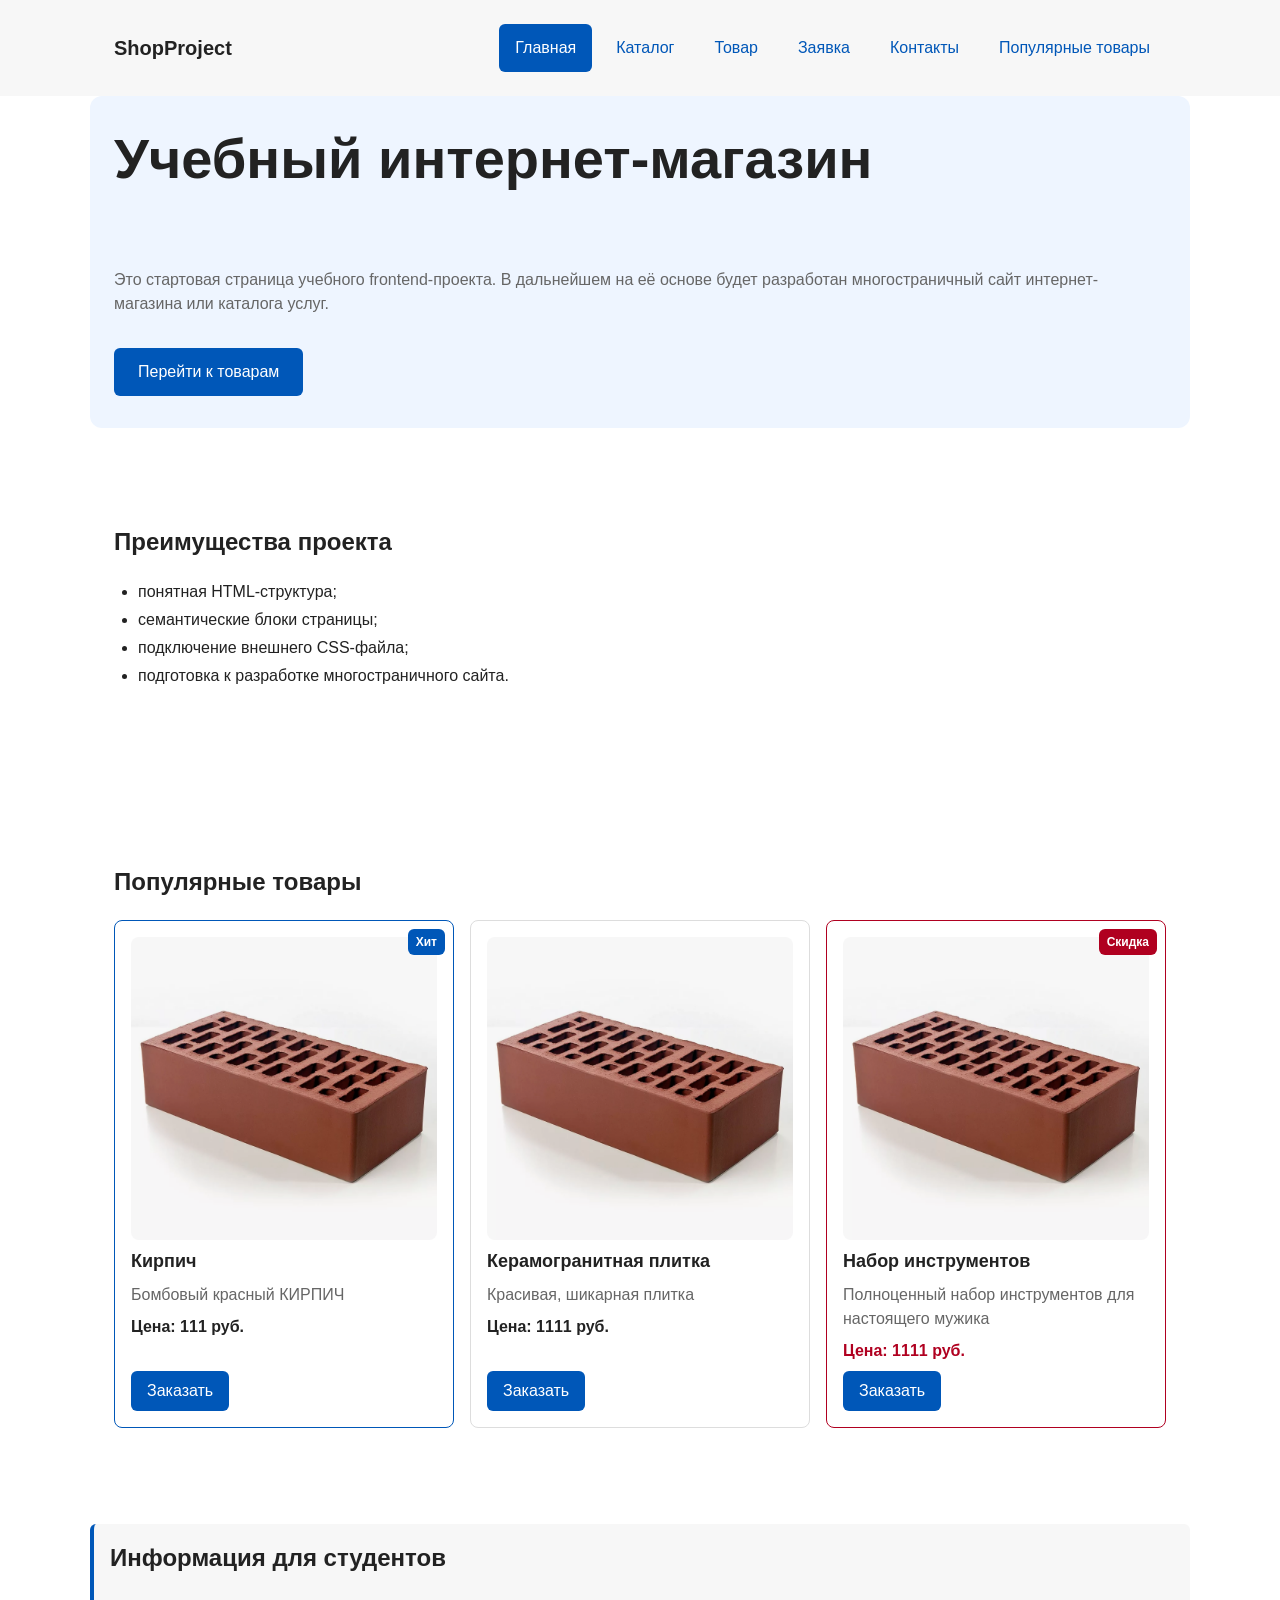
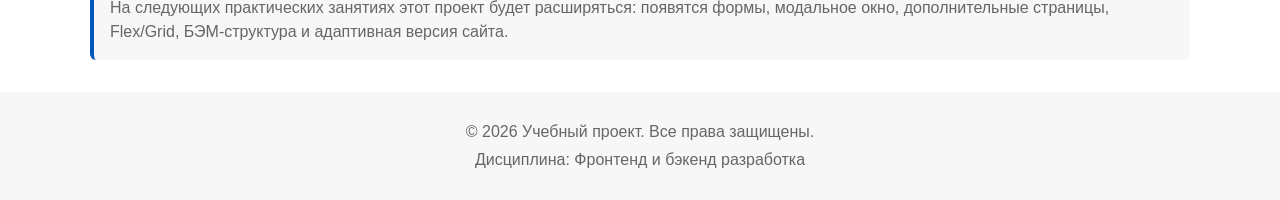
<file: index.html>
<!DOCTYPE html>
<html lang="ru">

<head>
  <meta charset="UTF-8">
  <meta name="viewport" content="width=device-width, initial-scale=1.0">
  <meta name="description" content="Учебный интернет-магазин: главная страница с популярными товарами.">
  <title>Учебный интернет-магазин — Главная</title>
  <link rel="stylesheet" href="css/style.css">
  <link rel="stylesheet" href="css/responsive.css">
  <script src="js/main.js" defer></script>
</head>

<body>
  <a class="skip-link" href="#main">Перейти к основному содержимому</a>

  <header class="site-header">
    <div class="site-header__inner">
      <a class="site-header__logo" href="index.html">ShopProject</a>

      <nav class="site-nav" aria-label="Основная навигация">
        <ul class="site-nav__list">
          <li class="site-nav__item">
            <a class="site-nav__link site-nav__link--active" href="index.html">Главная</a>
          </li>
          <li class="site-nav__item">
            <a class="site-nav__link" href="catalog.html">Каталог</a>
          </li>
          <li class="site-nav__item">
            <a class="site-nav__link" href="product.html">Товар</a>
          </li>
          <li class="site-nav__item">
            <a class="site-nav__link" href="order.html">Заявка</a>
          </li>
          <li class="site-nav__item">
            <a class="site-nav__link" href="contacts.html">Контакты</a>
          </li>
          <li class="site-nav__item">
            <a class="site-nav__link" href="#popular">Популярные товары</a>
          </li>
        </ul>
      </nav>
    </div>
  </header>

  <main id="main" class="main">
    <section class="hero">
      <div class="hero__content">
        <h1 class="hero__title">Учебный интернет-магазин</h1>
        <p class="hero__text">
          Это стартовая страница учебного frontend-проекта.
          В дальнейшем на её основе будет разработан многостраничный сайт
          интернет-магазина или каталога услуг.
        </p>
        <a class="button button--primary" href="#popular">Перейти к товарам</a>
      </div>
    </section>

    <section class="section" id="advantages">
      <h2 class="section__title">Преимущества проекта</h2>
      <ul class="advantages-list">
        <li class="advantages-list__item">понятная HTML-структура;</li>
        <li class="advantages-list__item">семантические блоки страницы;</li>
        <li class="advantages-list__item">подключение внешнего CSS-файла;</li>
        <li class="advantages-list__item">подготовка к разработке многостраничного сайта.</li>
      </ul>
    </section>

    <section class="section" id="popular">
      <h2 class="section__title">Популярные товары</h2>

      <div class="products-grid">
        <article class="product-card product-card--featured">
          <span class="product-card__badge">Хит</span>
          <img src="img/tovar1.png" srcset="img/tovar1.png 480w,
          img/tovar1.png 640w,
          img/tovar1.png 960w" sizes="(max-width: 639px) 100vw,
         (max-width: 1023px) 50vw,
         33vw" alt="Товар 1" width="640" height="480" loading="lazy" class="product-card__image">
          <h3 class="product-card__title">Кирпич</h3>
          <p class="product-card__description">Бомбовый красный КИРПИЧ</p>
          <p class="product-card__price">Цена: 111 руб.</p>
          <button class="button button--primary product-card__button" type="button" data-product="Оконная рама">
            Заказать
          </button>
        </article>

        <article class="product-card">
          <img src="img/tovar2.png" srcset="img/tovar1.png 480w,
          img/tovar2.png 640w,
          img/tovar2.png 960w" sizes="(max-width: 639px) 100vw,
         (max-width: 1023px) 50vw,
         33vw" alt="Товар 2" width="640" height="480" loading="lazy" class="product-card__image">
          <h3 class="product-card__title">Керамогранитная плитка</h3>
          <p class="product-card__description">Красивая, шикарная плитка</p>
          <p class="product-card__price">Цена: 1111 руб.</p>
          <button class="button button--primary product-card__button" type="button" data-product="Мансардное окно">
            Заказать
          </button>
        </article>

        <article class="product-card product-card--discount">
          <span class="product-card__badge product-card__badge--sale">Скидка</span>
          <img src="img/tovar3.jpg" srcset="img/tovar1.png 480w,
          img/tovar3.jpg 640w,
          img/tovar3.jpg 960w" sizes="(max-width: 639px) 100vw,
         (max-width: 1023px) 50vw,
         33vw" alt="Товар 3" width="640" height="480" loading="lazy" class="product-card__image">
          <h3 class="product-card__title">Набор инструментов</h3>
          <p class="product-card__description">Полноценный набор инструментов для настоящего мужика</p>
          <p class="product-card__price">Цена: 1111 руб.</p>
          <button class="button button--primary product-card__button" type="button" data-product="Жалюзи">
            Заказать
          </button>
        </article>
      </div>
    </section>

    <aside class="aside-info">
      <h2 class="aside-info__title">Информация для студентов</h2>
      <p class="aside-info__text">
        На следующих практических занятиях этот проект будет расширяться:
        появятся формы, модальное окно, дополнительные страницы, Flex/Grid,
        БЭМ-структура и адаптивная версия сайта.
      </p>
    </aside>
  </main>

  <footer class="site-footer" id="contacts">
    <p class="site-footer__text">&copy; 2026 Учебный проект. Все права защищены.</p>
    <p class="site-footer__text">Дисциплина: Фронтенд и бэкенд разработка</p>
  </footer>

  <button class="to-top" id="to-top" type="button" aria-label="Наверх">↑</button>

  <dialog class="order-dialog" id="order-dialog" aria-labelledby="order-dialog-title">
    <h2 class="order-dialog__title" id="order-dialog-title">Оформление заявки</h2>

    <form class="order-form" id="order-form" action="#" method="post" novalidate>
      <input id="selected-product" name="selected-product" type="hidden">

      <div class="order-form__field">
        <label class="order-form__label" for="order-name">Имя</label>
        <input class="order-form__input" id="order-name" name="name" type="text" placeholder="Введите ваше имя"
          minlength="2" autocomplete="given-name" required>
      </div>

      <div class="order-form__field">
        <label class="order-form__label" for="order-email">E-mail</label>
        <input class="order-form__input" id="order-email" name="email" type="email" placeholder="example@mail.ru"
          autocomplete="email" required>
      </div>

      <div class="order-form__field">
        <label class="order-form__label" for="order-phone">Телефон</label>
        <input class="order-form__input" id="order-phone" name="phone" type="tel" inputmode="tel"
          placeholder="+7 (900) 000-00-00" pattern="^\+7 \(\d{3}\) \d{3}-\d{2}-\d{2}$" required>
        <small class="order-form__hint">Формат: +7 (900) 000-00-00</small>
      </div>

      <div class="order-form__field">
        <label class="order-form__label" for="order-date">Дата связи</label>
        <input class="order-form__input" id="order-date" name="date" type="date">
      </div>

      <div class="order-form__field">
        <label class="order-form__label" for="order-topic">Тема заявки</label>
        <select class="order-form__select" id="order-topic" name="topic" required>
          <option value="">Выберите тему</option>
          <option value="product">Заказ товара</option>
          <option value="consultation">Консультация</option>
          <option value="delivery">Доставка</option>
        </select>
      </div>

      <div class="order-form__field">
        <label class="order-form__label" for="order-comment">Комментарий</label>
        <textarea class="order-form__textarea" id="order-comment" name="comment" rows="4"
          placeholder="Укажите дополнительную информацию"></textarea>
      </div>

      <div class="order-form__field order-form__field--checkbox">
        <label class="order-form__label order-form__label--checkbox">
          <input class="order-form__checkbox" id="order-agreement" name="agreement" type="checkbox" required>
          Я согласен на обработку данных
        </label>
      </div>

      <div class="order-form__actions">
        <button class="button button--secondary" type="button" id="close-order-dialog">Закрыть</button>
        <button class="button button--primary" type="submit">Отправить заявку</button>
      </div>
    </form>
  </dialog>

  <p class="success-message" id="success-message" hidden>Форма успешно отправлена!</p>

</body>

</html>
</file>
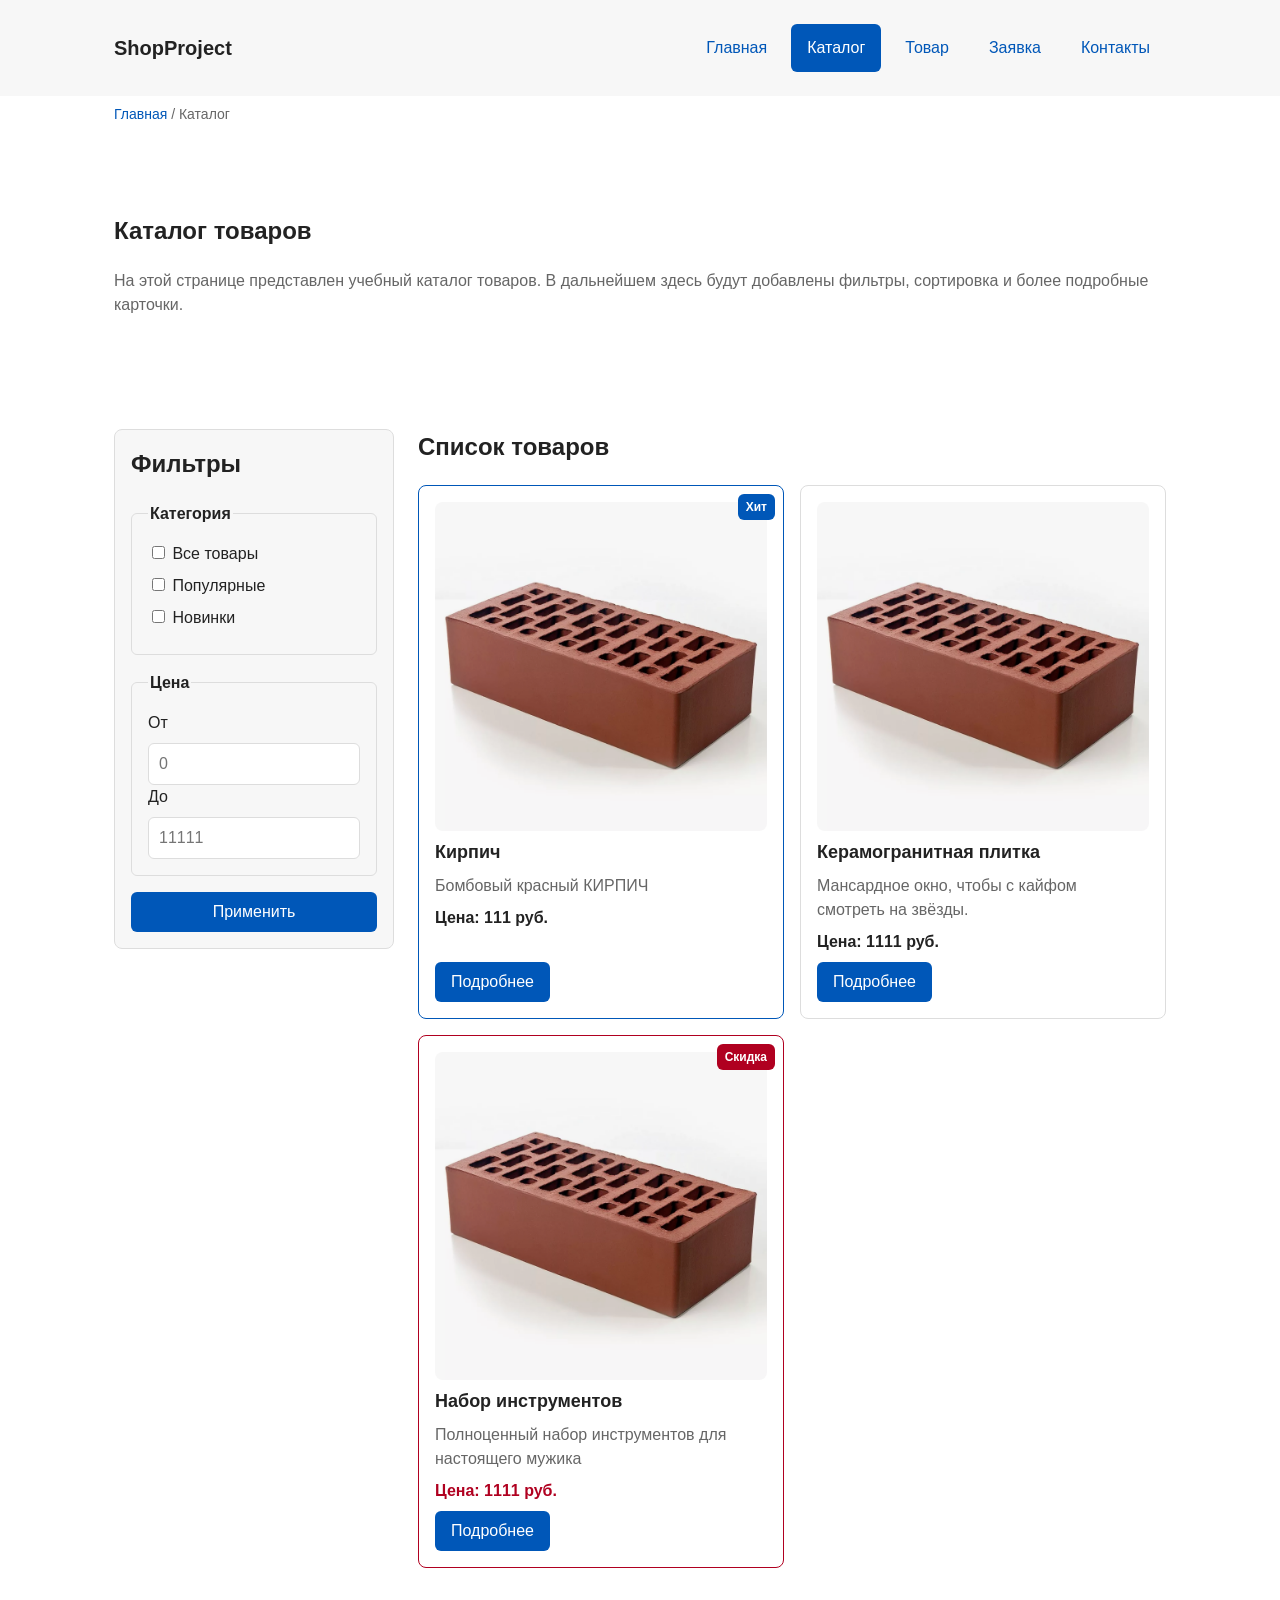
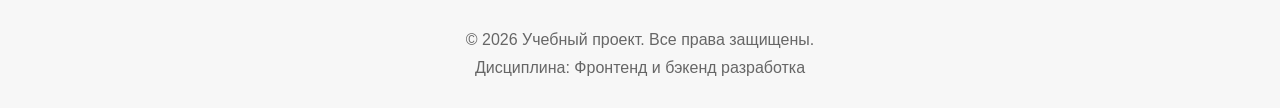
<file: catalog.html>
<!DOCTYPE html>
<html lang="ru">
<head>
  <meta charset="UTF-8">
  <meta name="viewport" content="width=device-width, initial-scale=1.0">
  <meta name="description" content="Каталог товаров учебного интернет-магазина.">
  <title>Каталог товаров — Учебный интернет-магазин</title>
  <link rel="stylesheet" href="css/style.css">
  <link rel="stylesheet" href="css/responsive.css">
</head>
<body>
  <a class="skip-link" href="#main">Перейти к основному содержимому</a>

  <header class="site-header">
    <div class="site-header__inner">
      <a class="site-header__logo" href="index.html">ShopProject</a>
      <nav class="site-nav" aria-label="Основная навигация">
        <ul class="site-nav__list">
          <li class="site-nav__item"><a class="site-nav__link" href="index.html">Главная</a></li>
          <li class="site-nav__item"><a class="site-nav__link site-nav__link--active" href="catalog.html">Каталог</a></li>
          <li class="site-nav__item"><a class="site-nav__link" href="product.html">Товар</a></li>
          <li class="site-nav__item"><a class="site-nav__link" href="order.html">Заявка</a></li>
          <li class="site-nav__item"><a class="site-nav__link" href="contacts.html">Контакты</a></li>
        </ul>
      </nav>
    </div>
  </header>

  <main id="main" class="main">
    <nav class="breadcrumbs" aria-label="Хлебные крошки">
      <a class="breadcrumbs__link" href="index.html">Главная</a>
      <span class="breadcrumbs__current">Каталог</span>
    </nav>

    <section class="section">
      <h1 class="section__title">Каталог товаров</h1>
      <p class="section__text">
        На этой странице представлен учебный каталог товаров.
        В дальнейшем здесь будут добавлены фильтры, сортировка и более
        подробные карточки.
      </p>
    </section>

    <section class="catalog-layout">
      <aside class="catalog-filters">
        <h2 class="catalog-filters__title">Фильтры</h2>

        <form class="filters-form" action="#" method="get">
          <fieldset class="filters-form__group">
            <legend class="filters-form__legend">Категория</legend>

            <label class="filters-form__label">
              <input type="checkbox" name="category" value="all"> Все товары
            </label>
            <label class="filters-form__label">
              <input type="checkbox" name="category" value="popular"> Популярные
            </label>
            <label class="filters-form__label">
              <input type="checkbox" name="category" value="new"> Новинки
            </label>
          </fieldset>

          <fieldset class="filters-form__group">
            <legend class="filters-form__legend">Цена</legend>
            <label class="filters-form__label" for="price-from">От</label>
            <input class="filters-form__input" id="price-from" name="price-from" type="number" min="0" placeholder="0">
            <label class="filters-form__label" for="price-to">До</label>
            <input class="filters-form__input" id="price-to" name="price-to" type="number" min="0" placeholder="11111">
          </fieldset>

          <button class="button button--primary" type="submit">Применить</button>
        </form>
      </aside>

      <section class="catalog-products">
        <h2 class="section__title">Список товаров</h2>

        <div class="products-grid">
          <article class="product-card product-card--featured">
            <span class="product-card__badge">Хит</span>
            <img src="img/tovar1.png" srcset="img/tovar1.png 480w,
          img/tovar1.png 640w,
          img/tovar1.png 960w" sizes="(max-width: 639px) 100vw,
         (max-width: 1023px) 50vw,
         33vw" alt="Товар 1" width="640" height="480" loading="lazy" class="product-card__image">
            <h3 class="product-card__title">Кирпич</h3>
            <p class="product-card__description">Бомбовый красный КИРПИЧ</p>
            <p class="product-card__price">Цена: 111 руб.</p>
            <a class="button button--primary product-card__button" href="product.html">Подробнее</a>
          </article>

          <article class="product-card">
            <img src="img/tovar2.png" srcset="img/tovar1.png 480w,
          img/tovar2.png 640w,
          img/tovar2.png 960w" sizes="(max-width: 639px) 100vw,
         (max-width: 1023px) 50vw,
         33vw" alt="Товар 2" width="640" height="480" loading="lazy" class="product-card__image">
            <h3 class="product-card__title">Керамогранитная плитка</h3>
            <p class="product-card__description">Мансардное окно, чтобы с кайфом смотреть на звёзды.</p>
            <p class="product-card__price">Цена: 1111 руб.</p>
            <a class="button button--primary product-card__button" href="product.html">Подробнее</a>
          </article>

          <article class="product-card product-card--discount">
            <span class="product-card__badge product-card__badge--sale">Скидка</span>
            <img src="img/tovar3.jpg" srcset="img/tovar1.png 480w,
          img/tovar3.jpg 640w,
          img/tovar3.jpg 960w" sizes="(max-width: 639px) 100vw,
         (max-width: 1023px) 50vw,
         33vw" alt="Товар 3" width="640" height="480" loading="lazy" class="product-card__image">
            <h3 class="product-card__title">Набор инструментов</h3>
            <p class="product-card__description">Полноценный набор инструментов для настоящего мужика</p>
            <p class="product-card__price">Цена: 1111 руб.</p>
            <a class="button button--primary product-card__button" href="product.html">Подробнее</a>
          </article>
        </div>
      </section>
    </section>
  </main>

  <footer class="site-footer">
    <p class="site-footer__text">&copy; 2026 Учебный проект. Все права защищены.</p>
    <p class="site-footer__text">Дисциплина: Фронтенд и бэкенд разработка</p>
  </footer>

  <button class="to-top" id="to-top" type="button" aria-label="Наверх">↑</button>

</body>
</html>
</file>
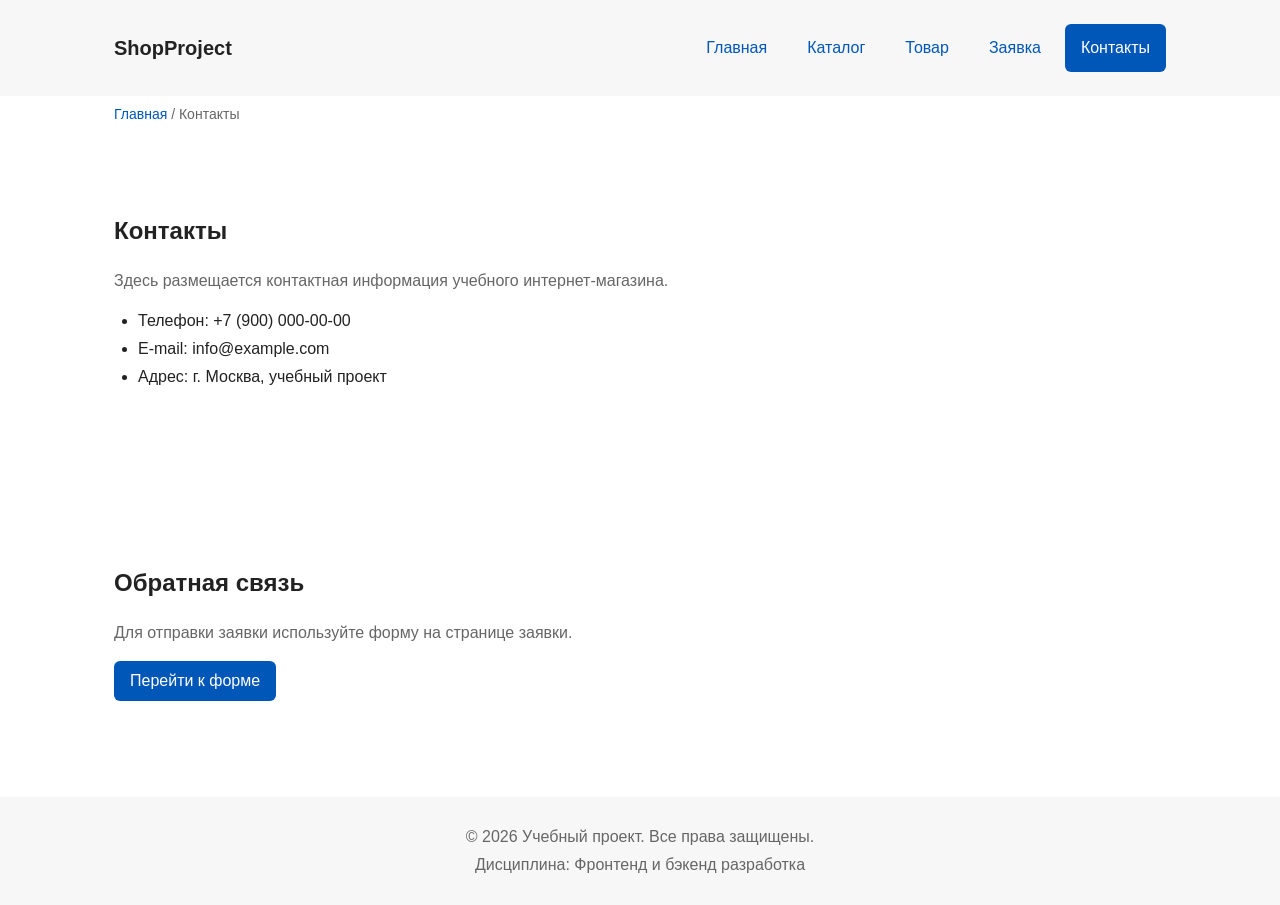
<file: contacts.html>
<!DOCTYPE html>
<html lang="ru">
<head>
  <meta charset="UTF-8">
  <meta name="viewport" content="width=device-width, initial-scale=1.0">
  <meta name="description" content="Контактная информация учебного интернет-магазина.">
  <title>Контакты — Учебный интернет-магазин</title>
  <link rel="stylesheet" href="css/style.css">
  <link rel="stylesheet" href="css/responsive.css">
</head>
<body>
  <a class="skip-link" href="#main">Перейти к основному содержимому</a>

  <header class="site-header">
    <div class="site-header__inner">
      <a class="site-header__logo" href="index.html">ShopProject</a>

      <nav class="site-nav" aria-label="Основная навигация">
        <ul class="site-nav__list">
          <li class="site-nav__item"><a class="site-nav__link" href="index.html">Главная</a></li>
          <li class="site-nav__item"><a class="site-nav__link" href="catalog.html">Каталог</a></li>
          <li class="site-nav__item"><a class="site-nav__link" href="product.html">Товар</a></li>
          <li class="site-nav__item"><a class="site-nav__link" href="order.html">Заявка</a></li>
          <li class="site-nav__item"><a class="site-nav__link site-nav__link--active" href="contacts.html">Контакты</a></li>
        </ul>
      </nav>
    </div>
  </header>

  <main id="main" class="main">
    <nav class="breadcrumbs" aria-label="Хлебные крошки">
      <a class="breadcrumbs__link" href="index.html">Главная</a>
      <span class="breadcrumbs__current">Контакты</span>
    </nav>

    <section class="section">
      <h1 class="section__title">Контакты</h1>
      <p class="section__text">Здесь размещается контактная информация учебного интернет-магазина.</p>

      <ul class="contacts-list">
        <li class="contacts-list__item">Телефон: +7 (900) 000-00-00</li>
        <li class="contacts-list__item">E-mail: info@example.com</li>
        <li class="contacts-list__item">Адрес: г. Москва, учебный проект</li>
      </ul>
    </section>

    <section class="section" id="feedback">
      <h2 class="section__title">Обратная связь</h2>
      <p class="section__text">Для отправки заявки используйте форму на странице заявки.</p>
      <a class="button button--primary" href="order.html">Перейти к форме</a>
    </section>
  </main>

  <footer class="site-footer">
    <p class="site-footer__text">&copy; 2026 Учебный проект. Все права защищены.</p>
    <p class="site-footer__text">Дисциплина: Фронтенд и бэкенд разработка</p>
  </footer>

  <button class="to-top" id="to-top" type="button" aria-label="Наверх">↑</button>

</body>
</html>
</file>
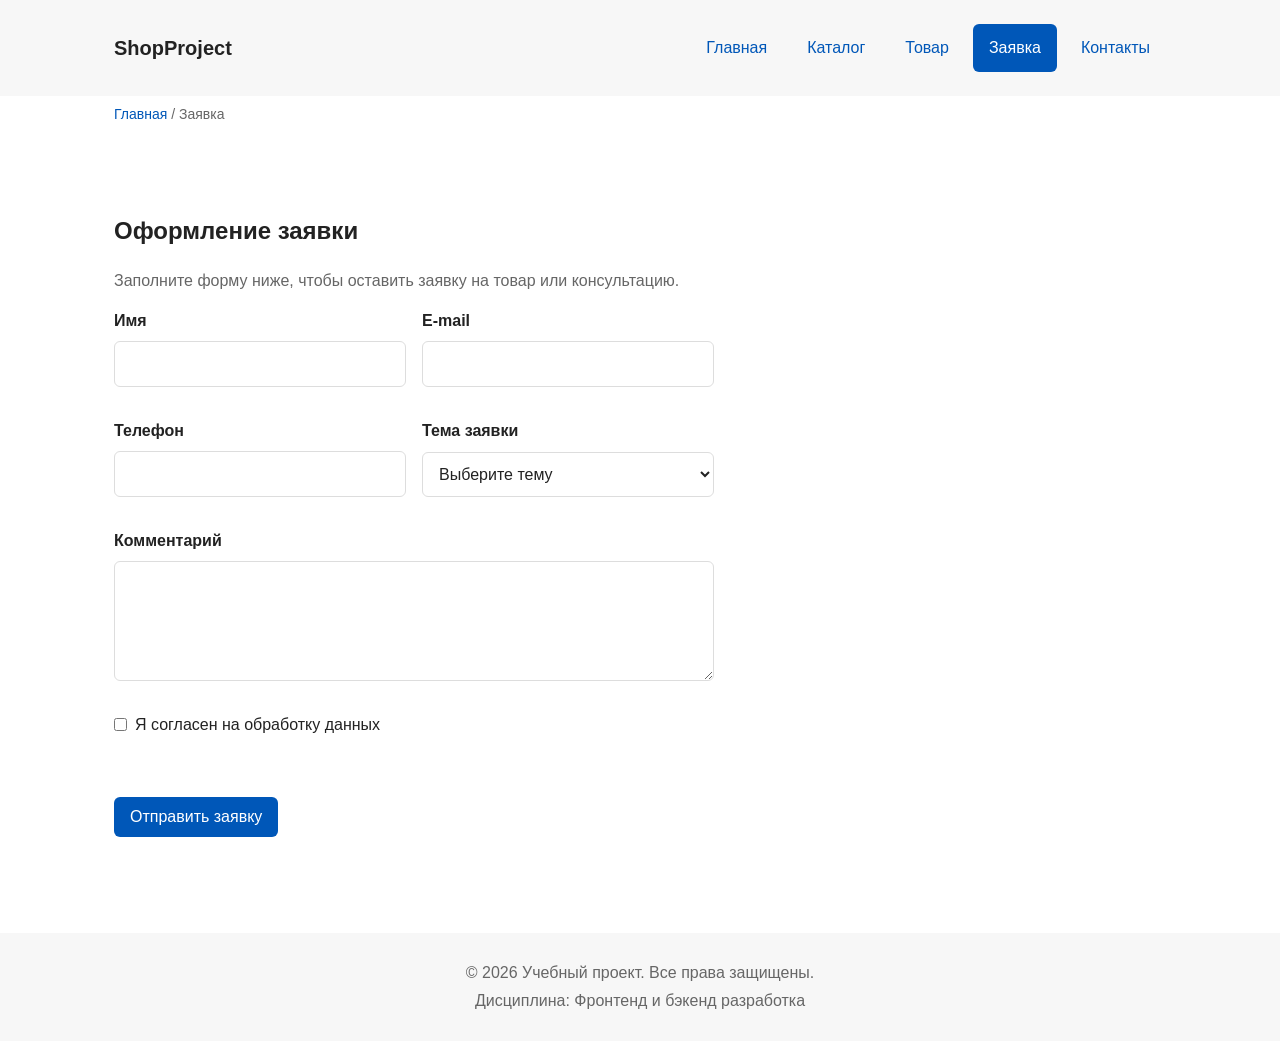
<file: order.html>
<!DOCTYPE html>
<html lang="ru">
<head>
  <meta charset="UTF-8">
  <meta name="viewport" content="width=device-width, initial-scale=1.0">
  <meta name="description" content="Оформление заявки в учебном интернет-магазине.">
  <title>Оформление заявки — Учебный интернет-магазин</title>
  <link rel="stylesheet" href="css/style.css">
  <link rel="stylesheet" href="css/responsive.css">
  <script src="js/main.js" defer></script>
</head>
<body>
  <a class="skip-link" href="#main">Перейти к основному содержимому</a>

  <header class="site-header">
    <div class="site-header__inner">
      <a class="site-header__logo" href="index.html">ShopProject</a>

      <nav class="site-nav" aria-label="Основная навигация">
        <ul class="site-nav__list">
          <li class="site-nav__item"><a class="site-nav__link" href="index.html">Главная</a></li>
          <li class="site-nav__item"><a class="site-nav__link" href="catalog.html">Каталог</a></li>
          <li class="site-nav__item"><a class="site-nav__link" href="product.html">Товар</a></li>
          <li class="site-nav__item"><a class="site-nav__link site-nav__link--active" href="order.html">Заявка</a></li>
          <li class="site-nav__item"><a class="site-nav__link" href="contacts.html">Контакты</a></li>
        </ul>
      </nav>
    </div>
  </header>

  <main id="main" class="main">
    <nav class="breadcrumbs" aria-label="Хлебные крошки">
      <a class="breadcrumbs__link" href="index.html">Главная</a>
      <span class="breadcrumbs__current">Заявка</span>
    </nav>

    <section class="section">
      <h1 class="section__title">Оформление заявки</h1>
      <p class="section__text">
        Заполните форму ниже, чтобы оставить заявку на товар или консультацию.
      </p>

      <form class="order-form order-form--page" id="order-form-page" action="#" method="post" novalidate>
        <div class="order-form__field">
          <label class="order-form__label" for="order-name-page">Имя</label>
          <input class="order-form__input" id="order-name-page" name="name" type="text" required>
        </div>

        <div class="order-form__field">
          <label class="order-form__label" for="order-email-page">E-mail</label>
          <input class="order-form__input" id="order-email-page" name="email" type="email" required>
        </div>

        <div class="order-form__field">
          <label class="order-form__label" for="order-phone-page">Телефон</label>
          <input class="order-form__input" id="order-phone-page" name="phone" type="tel" required>
        </div>

        <div class="order-form__field">
          <label class="order-form__label" for="order-topic-page">Тема заявки</label>
          <select class="order-form__select" id="order-topic-page" name="topic" required>
            <option value="">Выберите тему</option>
            <option value="product">Заказ товара</option>
            <option value="consultation">Консультация</option>
            <option value="delivery">Доставка</option>
          </select>
        </div>

        <div class="order-form__field">
          <label class="order-form__label" for="order-comment-page">Комментарий</label>
          <textarea class="order-form__textarea" id="order-comment-page" name="comment" rows="4"></textarea>
        </div>

        <div class="order-form__field order-form__field--checkbox">
          <label class="order-form__label order-form__label--checkbox">
            <input class="order-form__checkbox" type="checkbox" name="agreement" required>
            Я согласен на обработку данных
          </label>
        </div>

        <div class="order-form__actions">
          <button class="button button--primary" type="submit">Отправить заявку</button>
        </div>
      </form>

      <p class="success-message" id="success-message-page" hidden>Форма успешно отправлена!</p>
    </section>
  </main>

  <footer class="site-footer">
    <p class="site-footer__text">&copy; 2026 Учебный проект. Все права защищены.</p>
    <p class="site-footer__text">Дисциплина: Фронтенд и бэкенд разработка</p>
  </footer>

  <button class="to-top" id="to-top" type="button" aria-label="Наверх">↑</button>

</body>
</html>
</file>
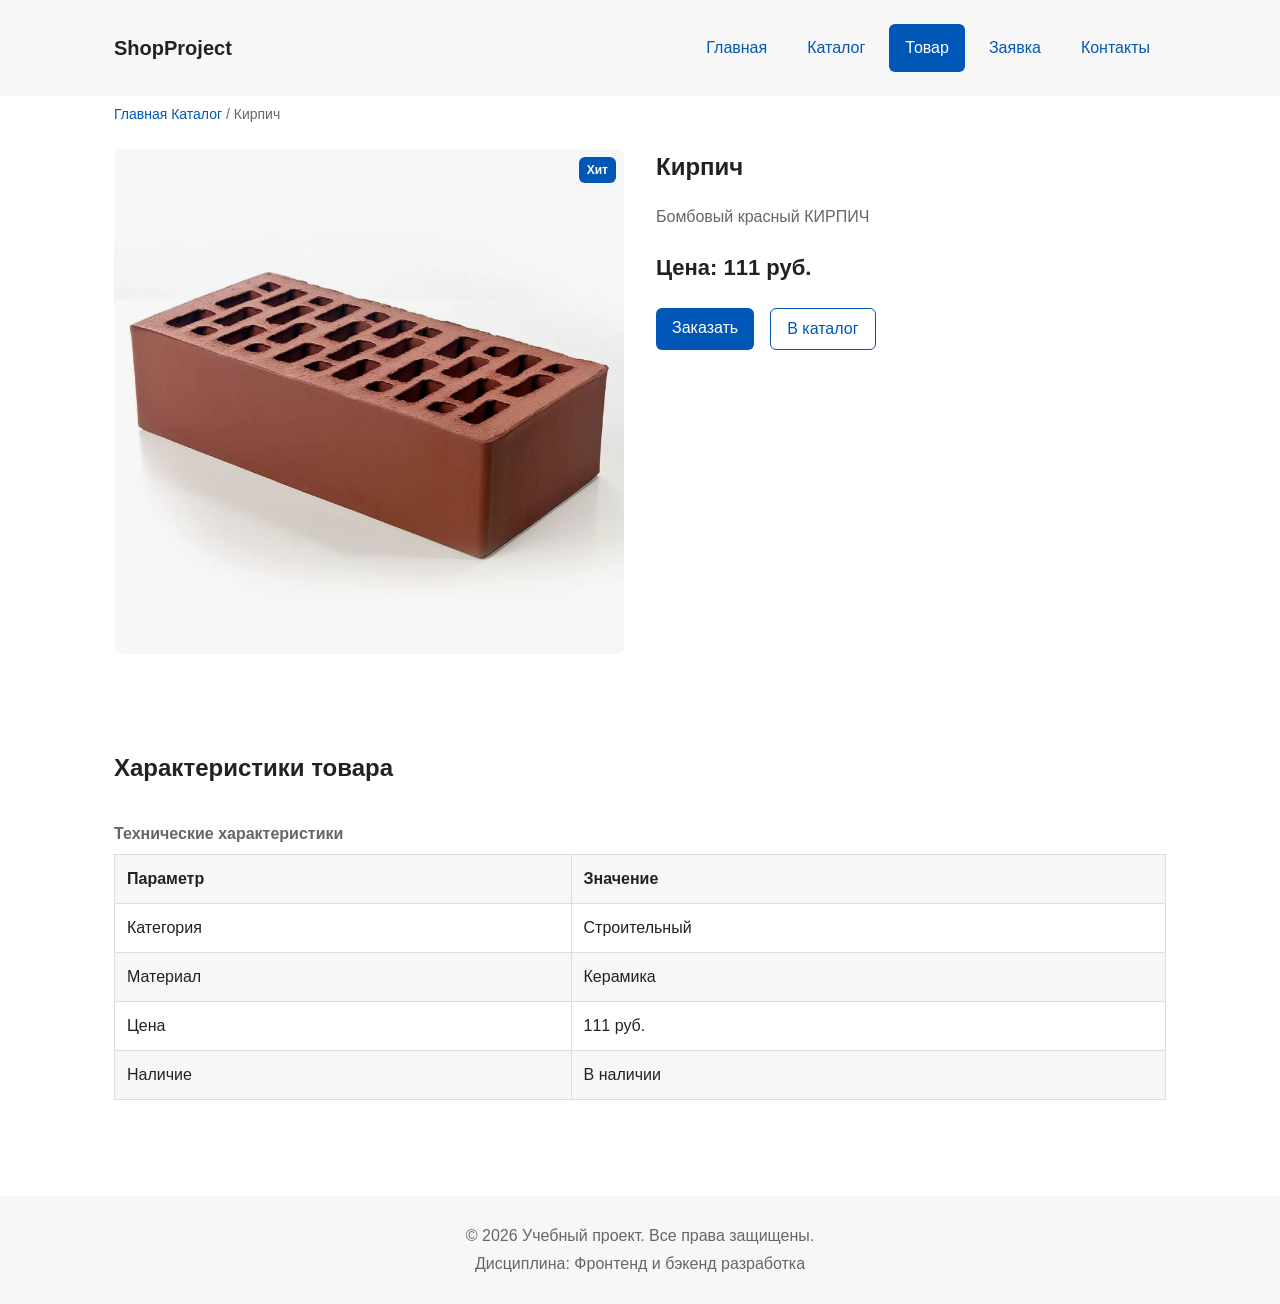
<file: product.html>
<!DOCTYPE html>
<html lang="ru">
<head>
  <meta charset="UTF-8">
  <meta name="viewport" content="width=device-width, initial-scale=1.0">
  <meta name="description" content="Карточка товара: характеристики, цена, заказ.">
  <title>Кирпич — Учебный интернет-магазин</title>
  <link rel="stylesheet" href="css/style.css">
  <link rel="stylesheet" href="css/responsive.css">
  <script src="js/main.js" defer></script>
</head>
<body>
  <a class="skip-link" href="#main">Перейти к основному содержимому</a>


  <header class="site-header">
    <div class="site-header__inner">
      <a class="site-header__logo" href="index.html">ShopProject</a>

      <nav class="site-nav" aria-label="Основная навигация">
        <ul class="site-nav__list">
          <li class="site-nav__item"><a class="site-nav__link" href="index.html">Главная</a></li>
          <li class="site-nav__item"><a class="site-nav__link" href="catalog.html">Каталог</a></li>
          <li class="site-nav__item"><a class="site-nav__link site-nav__link--active" href="product.html">Товар</a></li>
          <li class="site-nav__item"><a class="site-nav__link" href="order.html">Заявка</a></li>
          <li class="site-nav__item"><a class="site-nav__link" href="contacts.html">Контакты</a></li>
        </ul>
      </nav>
    </div>
  </header>

  <main id="main" class="main">
    <nav class="breadcrumbs" aria-label="Хлебные крошки">
      <a class="breadcrumbs__link" href="index.html">Главная</a>
      <a class="breadcrumbs__link" href="catalog.html">Каталог</a>
      <span class="breadcrumbs__current">Кирпич</span>
    </nav>

    <section class="product-detail">
      <div class="product-detail__media">
        <span class="product-card__badge">Хит</span>
        <img src="img/tovar1.png" srcset="img/tovar1.png 480w,
          img/tovar1.png 640w,
          img/tovar1.png 960w" sizes="(max-width: 639px) 100vw,
         (max-width: 1023px) 50vw,
         33vw" alt="Товар 1" width="640" height="480" loading="lazy" class="product-card__image">
      </div>

      <div class="product-detail__info">
        <h1 class="product-detail__title">Кирпич</h1>
        <p class="product-detail__description">
          Бомбовый красный КИРПИЧ
        </p>
        <p class="product-detail__price">Цена: 111 руб.</p>

        <div class="product-detail__actions">
          <a class="button button--primary" href="order.html">Заказать</a>
          <a class="button button--secondary" href="catalog.html">В каталог</a>
        </div>
      </div>
    </section>

    <section class="section">
      <h2 class="section__title">Характеристики товара</h2>
      <div class="table-wrapper">
        <table class="product-table">
          <caption class="product-table__caption">Технические характеристики</caption>
          <thead class="product-table__head">
            <tr>
              <th class="product-table__th">Параметр</th>
              <th class="product-table__th">Значение</th>
            </tr>
          </thead>
          <tbody class="product-table__body">
            <tr class="product-table__row">
              <td class="product-table__td">Категория</td>
              <td class="product-table__td">Строительный</td>
            </tr>
            <tr class="product-table__row">
              <td class="product-table__td">Материал</td>
              <td class="product-table__td">Керамика</td>
            </tr>
            <tr class="product-table__row">
              <td class="product-table__td">Цена</td>
              <td class="product-table__td">111 руб.</td>
            </tr>
            <tr class="product-table__row">
              <td class="product-table__td">Наличие</td>
              <td class="product-table__td">В наличии</td>
            </tr>
          </tbody>
        </table>
      </div>
    </section>
  </main>

  <footer class="site-footer">
    <p class="site-footer__text">&copy; 2026 Учебный проект. Все права защищены.</p>
    <p class="site-footer__text">Дисциплина: Фронтенд и бэкенд разработка</p>
  </footer>

  <button class="to-top" id="to-top" type="button" aria-label="Наверх">↑</button>

</body>
</html>
</file>
<file: css/style.css>
/* =========================================================
   1. Переменные проекта
   ========================================================= */
:root {
  --color-bg: #ffffff;
  --color-text: #222222;
  --color-muted: #666666;
  --color-primary: #0057b8;
  --color-primary-dark: #003f86;
  --color-border: #dddddd;
  --color-surface: #f7f7f7;
  --color-surface-accent: #eef5ff;
  --color-danger: #b00020;
  --color-success: #168a2f;
  --color-success-bg: #eefaf0;
  --color-white: #ffffff;

  --space-xs: 4px;
  --space-sm: 8px;
  --space-md: 16px;
  --space-lg: 24px;
  --space-xl: 32px;

  --radius-sm: 6px;
  --radius-md: 8px;
  --radius-lg: 12px;

  --container-width: 1100px;
}

/* =========================================================
   2. Базовые стили
   ========================================================= */
*,
*::before,
*::after {
  box-sizing: border-box;
}

html {
  scroll-behavior: smooth;
}

body {
  margin: 0;
  font-family: Arial, sans-serif;
  line-height: 1.5;
  color: var(--color-text);
  background-color: var(--color-bg);
}

a {
  color: var(--color-primary);
  text-decoration: none;
}

a:hover {
  color: var(--color-primary-dark);
}

a:focus-visible,
button:focus-visible,
input:focus-visible,
select:focus-visible,
textarea:focus-visible {
  outline: 2px solid var(--color-primary);
  outline-offset: 3px;
}

/* =========================================================
   3. Шапка сайта (sticky)
   ========================================================= */
.site-header {
  position: sticky;
  top: 0;
  z-index: 50;
  background-color: var(--color-surface);
}

.site-header__inner {
  max-width: var(--container-width);
  margin: 0 auto;
  padding: var(--space-lg);
  display: flex;
  flex-wrap: wrap;
  justify-content: space-between;
  align-items: center;
  gap: var(--space-md);
}

.site-header__logo {
  font-weight: 700;
  font-size: 20px;
  color: var(--color-text);
  text-decoration: none;
}

/* =========================================================
   4. Навигация
   ========================================================= */
.site-nav__list {
  display: flex;
  flex-wrap: wrap;
  align-items: center;
  gap: var(--space-sm);
  padding: 0;
  margin: 0;
  list-style: none;
}

.site-nav__item {
  display: inline-block;
}

.site-nav__link {
  display: inline-block;
  padding: var(--space-sm) var(--space-md);
  color: var(--color-primary);
  text-decoration: none;
  border-radius: var(--radius-sm);
  transition: background-color 0.2s ease, color 0.2s ease;
}

.site-nav__link:hover {
  color: var(--color-white);
  background-color: var(--color-primary);
}

.site-nav__link--active {
  color: var(--color-white);
  background-color: var(--color-primary);
}

/* =========================================================
   5. Универсальные блоки
   ========================================================= */
.section {
  max-width: var(--container-width);
  margin: 0 auto var(--space-xl);
  padding: 0 var(--space-lg);
}

.section__title {
  margin-top: 0;
  font-size: 24px;
}

.section__text {
  color: var(--color-muted);
}

.hero {
  max-width: var(--container-width);
  margin: 0 auto var(--space-xl);
  padding: var(--space-xl) var(--space-lg);
  background-color: var(--color-surface-accent);
  border-radius: var(--radius-lg);
}

.hero__title {
  margin-top: 0;
}

.hero__text {
  color: var(--color-muted);
}

.aside-info {
  max-width: var(--container-width);
  margin: 0 auto var(--space-xl);
  padding: var(--space-md);
  border-left: 4px solid var(--color-primary);
  background-color: var(--color-surface);
  border-radius: var(--radius-sm);
}

.aside-info__title {
  margin-top: 0;
}

.aside-info__text {
  color: var(--color-muted);
  margin-bottom: 0;
}

.advantages-list {
  padding-left: var(--space-lg);
}

.advantages-list__item {
  margin-bottom: var(--space-xs);
}

/* =========================================================
   6. Сетка товаров
   ========================================================= */
.products-grid {
  display: grid;
  grid-template-columns: repeat(3, 1fr);
  gap: var(--space-lg);
}

/* =========================================================
   7. Карточка товара
   ========================================================= */
.product-card {
  position: relative;
  display: flex;
  flex-direction: column;
  gap: var(--space-sm);
  padding: var(--space-md);
  border: 1px solid var(--color-border);
  border-radius: var(--radius-md);
  background-color: var(--color-bg);
  transition: border-color 0.2s ease;
}

.product-card:hover {
  border-color: var(--color-primary);
}

.product-card--featured {
  border-color: var(--color-primary);
}

.product-card--discount {
  border-color: var(--color-danger);
}

.product-card__image {
  width: 100%;
  height: 200px;
  object-fit: cover;
  border-radius: var(--radius-sm);
  display: block;
}

.product-card__title {
  margin: 0;
  color: var(--color-text);
  font-size: 18px;
}

.product-card__description {
  margin: 0;
  color: var(--color-muted);
}

.product-card__price {
  margin: 0;
  font-weight: 700;
}

.product-card--discount .product-card__price {
  color: var(--color-danger);
}

.product-card__button {
  margin-top: auto;
  align-self: flex-start;
}

.product-card__badge {
  position: absolute;
  top: var(--space-sm);
  right: var(--space-sm);
  z-index: 2;
  padding: 4px 8px;
  font-size: 12px;
  font-weight: 700;
  color: var(--color-white);
  background-color: var(--color-primary);
  border-radius: var(--radius-sm);
}

.product-card__badge--sale {
  background-color: var(--color-danger);
}

/* =========================================================
   8. Хлебные крошки
   ========================================================= */
.breadcrumbs {
  max-width: var(--container-width);
  margin: 0 auto var(--space-md);
  padding: var(--space-sm) var(--space-lg);
  font-size: 14px;
  color: var(--color-muted);
}

.breadcrumbs__link {
  color: var(--color-primary);
}

.breadcrumbs__current::before {
  content: " / ";
  color: var(--color-muted);
}

/* =========================================================
   9. Кнопки
   ========================================================= */
.button {
  display: inline-block;
  padding: var(--space-sm) var(--space-md);
  font: inherit;
  color: var(--color-white);
  background-color: var(--color-primary);
  border: none;
  border-radius: var(--radius-sm);
  text-decoration: none;
  cursor: pointer;
  transition: background-color 0.2s ease, color 0.2s ease;
}

.button--primary {
  color: var(--color-white);
  background-color: var(--color-primary);
}

.button--primary:hover {
  background-color: var(--color-primary-dark);
}

.button--secondary {
  color: var(--color-primary);
  background-color: transparent;
  border: 1px solid var(--color-primary);
}

.button--secondary:hover {
  color: var(--color-white);
  background-color: var(--color-primary);
}

.button:disabled,
.button--disabled {
  opacity: 0.6;
  cursor: not-allowed;
}

/* =========================================================
   10. Форма заявки
   ========================================================= */
.order-form {
  display: block;
}

.order-form--page {
  max-width: 600px;
}

.order-form__field {
  margin-bottom: var(--space-md);
}

.order-form__field--checkbox {
  margin-bottom: var(--space-md);
}

.order-form__label {
  display: block;
  margin-bottom: var(--space-xs);
  font-weight: 600;
}

.order-form__label--checkbox {
  display: flex;
  align-items: center;
  gap: var(--space-sm);
  font-weight: 400;
}

.order-form__input,
.order-form__select,
.order-form__textarea {
  width: 100%;
  padding: 10px 12px;
  font: inherit;
  color: var(--color-text);
  background-color: var(--color-bg);
  border: 1px solid var(--color-border);
  border-radius: var(--radius-sm);
}

.order-form__input:hover,
.order-form__select:hover,
.order-form__textarea:hover {
  border-color: var(--color-primary);
}

.order-form__checkbox {
  width: auto;
  margin: 0;
}

.order-form__hint {
  display: block;
  margin-top: var(--space-xs);
  color: var(--color-muted);
  font-size: 12px;
}

.order-form__actions {
  display: flex;
  gap: var(--space-md);
  margin-top: var(--space-lg);
}

[aria-invalid="true"] {
  border-color: var(--color-danger);
}

/* =========================================================
   11. Модальное окно
   ========================================================= */
.order-dialog {
  position: relative;
  z-index: 200;
  width: min(100% - 32px, 560px);
  padding: var(--space-lg);
  border: none;
  border-radius: var(--radius-lg);
  background-color: var(--color-bg);
}

.order-dialog::backdrop {
  background-color: rgba(0, 0, 0, 0.5);
}

.order-dialog__title {
  margin-top: 0;
}

/* =========================================================
   12. Сообщение об успехе
   ========================================================= */
.success-message {
  max-width: var(--container-width);
  margin: var(--space-lg) auto;
  padding: var(--space-md);
  border-left: 4px solid var(--color-success);
  background-color: var(--color-success-bg);
}

/* =========================================================
   13. Каталог
   ========================================================= */
.catalog-layout {
  max-width: var(--container-width);
  margin: 0 auto var(--space-xl);
  padding: 0 var(--space-lg);
  display: grid;
  grid-template-columns: 260px 1fr;
  grid-template-areas: "filters products";
  gap: var(--space-lg);
}

.catalog-filters {
  grid-area: filters;
  align-self: start;
  position: sticky;
  top: 100px;
  z-index: 10;
  padding: var(--space-md);
  border: 1px solid var(--color-border);
  border-radius: var(--radius-md);
  background-color: var(--color-surface);
}

.catalog-filters__title {
  margin-top: 0;
}

.catalog-products {
  grid-area: products;
}

.filters-form {
  display: grid;
  gap: var(--space-md);
}

.filters-form__group {
  margin: 0;
  padding: var(--space-md);
  border: 1px solid var(--color-border);
  border-radius: var(--radius-sm);
}

.filters-form__legend {
  font-weight: 700;
}

.filters-form__label {
  display: block;
  margin-bottom: var(--space-sm);
}

.filters-form__input {
  width: 100%;
  padding: 8px 10px;
  font: inherit;
  border: 1px solid var(--color-border);
  border-radius: var(--radius-sm);
}

/* =========================================================
   14. Таблица характеристик
   ========================================================= */
.product-table {
  width: 100%;
  border-collapse: collapse;
  margin-top: var(--space-md);
  background-color: var(--color-bg);
}

.product-table__caption {
  caption-side: top;
  text-align: left;
  font-weight: 700;
  margin-bottom: var(--space-sm);
  color: var(--color-muted);
}

.product-table__th,
.product-table__td {
  padding: var(--space-sm) var(--space-md);
  border: 1px solid var(--color-border);
  text-align: left;
}

.product-table__th {
  background-color: var(--color-surface);
  font-weight: 700;
}

.product-table__row:nth-child(even) {
  background-color: var(--color-surface);
}

/* =========================================================
   15. Страница товара
   ========================================================= */
.product-detail {
  max-width: var(--container-width);
  margin: 0 auto var(--space-xl);
  padding: 0 var(--space-lg);
  display: grid;
  grid-template-columns: 1fr 1fr;
  gap: var(--space-xl);
  align-items: start;
}

.product-detail__media {
  position: relative;
}

.product-detail__image {
  width: 100%;
  height: auto;
  border-radius: var(--radius-md);
  display: block;
}

.product-detail__title {
  margin-top: 0;
}

.product-detail__description {
  color: var(--color-muted);
}

.product-detail__price {
  font-size: 22px;
  font-weight: 700;
}

.product-detail__actions {
  display: flex;
  gap: var(--space-md);
  margin-top: var(--space-lg);
}

/* =========================================================
   16. Контакты
   ========================================================= */
.contacts-list {
  padding-left: var(--space-lg);
}

.contacts-list__item {
  margin-bottom: var(--space-xs);
}

/* =========================================================
   17. Подвал
   ========================================================= */
.site-footer {
  padding: var(--space-lg);
  background-color: var(--color-surface);
  text-align: center;
}

.site-footer__text {
  margin: var(--space-xs) 0;
  color: var(--color-muted);
}

/* =========================================================
   18. Кнопка «Наверх» (fixed)
   ========================================================= */
.to-top {
  position: fixed;
  right: var(--space-lg);
  bottom: var(--space-lg);
  z-index: 150;
  width: 44px;
  height: 44px;
  padding: 0;
  font-size: 20px;
  line-height: 1;
  color: var(--color-white);
  background-color: var(--color-primary);
  border: none;
  border-radius: 50%;
  cursor: pointer;
  box-shadow: 0 2px 8px rgba(0, 0, 0, 0.2);
  display: none;
}

.to-top:hover {
  background-color: var(--color-primary-dark);
}

.to-top--visible {
  display: block;
}

/* =========================================================
   19. Якорные ссылки
   ========================================================= */
:target {
  outline: 2px dashed var(--color-primary);
  outline-offset: 4px;
}

/* =========================================================
   20. Адаптив
   ========================================================= */
@media (max-width: 900px) {
  .products-grid {
    grid-template-columns: repeat(2, 1fr);
  }

  .catalog-layout {
    grid-template-columns: 1fr;
    grid-template-areas: "filters" "products";
  }

  .catalog-filters {
    position: static;
  }

  .product-detail {
    grid-template-columns: 1fr;
  }
}

@media (max-width: 600px) {
  .products-grid {
    grid-template-columns: 1fr;
  }

  .site-header__inner {
    flex-direction: column;
    align-items: flex-start;
  }
}
</file>
<file: css/responsive.css>
/*
  Адаптивные стили для контрольной работы №3.
  Подход: Mobile First.
  Базовые стили рассчитаны на мобильный экран.
  Расширения добавляются через min-width медиазапросы.
*/

*, 
*::before, 
*::after {
  box-sizing: border-box;
}

html {
  scroll-behavior: smooth;
}

img, 
video {
  max-width: 100%;
  height: auto;
}

body {
  overflow-x: hidden;
}

.container,
.main,
.section {
  width: min(100% - 32px, 1200px);
  margin-inline: auto;
}

.section {
  padding-block: clamp(24px, 5vw, 64px);
}

.site-nav__list {
  display: flex;
  flex-direction: column;
  gap: var(--space-sm, 8px);
  padding: 0;
  margin: 0;
  list-style: none;
}

.site-nav__link {
  display: block;
  padding: 12px 16px;
}

.site-header {
  position: static;
}

@media (min-width: 768px) {
  .site-nav__list {
    flex-direction: row;
    flex-wrap: wrap;
    align-items: center;
  }
}

@media (min-width: 768px) {
  .site-header {
    position: sticky;
    top: 0;
    z-index: 100;
  }
}

/*
.products-grid {
  display: grid;
  grid-template-columns: 1fr;
  gap: var(--space-md, 16px);
}
*/

/* Универсальная умная сетка для всех страниц */
.products-grid {
  display: grid;
  grid-template-columns: repeat(auto-fill, minmax(260px, 1fr));
  gap: var(--space-md, 16px);
  width: 100%;
}

.product-card {
  min-width: 0;
}

.product-card__title,
.product-card__description {
  overflow-wrap: anywhere;
}

@media (min-width: 640px) {
  .products-grid {
    grid-template-columns: repeat(2, minmax(0, 1fr));
  }
}

@media (min-width: 1024px) {
  .products-grid {
    grid-template-columns: repeat(3, minmax(0, 1fr));
  }
}

@media (min-width: 1280px) {
  .products-grid {
    grid-template-columns: repeat(4, minmax(0, 1fr));
  }
}

.hero {
  display: grid;
  gap: var(--space-lg, 24px);
  align-items: center;
}

.hero__content {
  display: grid;
  gap: var(--space-md, 16px);
}

.hero__title {
  font-size: clamp(28px, 7vw, 56px);
  line-height: 1.1;
}

.hero__image {
  width: 100%;
  max-width: 520px;
  margin-inline: auto;
}

/*
@media (min-width: 900px) {
  .hero {
    grid-template-columns: minmax(0, 1fr) minmax(320px, 520px);
  }
}
*/

.catalog-layout {
  display: grid;
  gap: var(--space-lg, 24px);
}

.catalog-filters {
  order: -1;
}

@media (min-width: 1024px) {
  .catalog-layout {
    grid-template-columns: 280px minmax(0, 1fr);
    align-items: start;
  }

  .catalog-filters {
    position: sticky;
    top: 88px;
    order: initial;
  }
}

.product-card__image {
  display: block;
  width: 100%;
  height: auto; 
  object-fit: cover; 
  border-radius: var(--radius-md, 8px);
}

/*
.product-card__image {
  display: block;
  width: 100%;
  aspect-ratio: 4 / 3;
  object-fit: cover;
  border-radius: var(--radius-md, 8px);
}
*/

.order-form {
  display: grid;
  gap: var(--space-md, 16px);
}

.order-form__field {
  display: grid;
  gap: var(--space-xs, 8px);
}

.order-form__input,
.order-form__textarea,
.order-form__select {
  width: 100%;
  min-height: 44px;
  padding: 10px 12px;
  font: inherit;
}

.order-form__textarea {
  min-height: 120px;
  resize: vertical;
}

@media (min-width: 768px) {
  .order-form {
    grid-template-columns: repeat(2, minmax(0, 1fr));
  }

  .order-form__field:has(.order-form__textarea),
  .order-form__field--checkbox,
  .order-form__actions {
    grid-column: 1 / -1;
  }
}

.table-wrapper {
  width: 100%;
  overflow-x: auto;
  -webkit-overflow-scrolling: touch;
}

.product-table {
  width: 100%;
  min-width: 640px;
  border-collapse: collapse;
}

.product-table th,
.product-table td {
  padding: 12px;
  border: 1px solid var(--color-border, #ddd);
  text-align: left;
}

.order-dialog {
  width: min(100% - 32px, 560px);
  max-height: calc(100vh - 32px);
  overflow: auto;
}

.order-dialog::backdrop {
  background: rgb(0 0 0 / 0.5);
}

.back-to-top {
  position: fixed;
  right: 16px;
  bottom: 16px;
  z-index: 90;
}

@media (min-width: 768px) {
  .back-to-top {
    right: 32px;
    bottom: 32px;
  }
}

/* Делаем кнопку в Hero-блоке компактной */
.hero .button {
  justify-self: start; 
  width: auto;         
  display: inline-block; 
  padding: 12px 24px;  
}

/* Растягиваем секцию с товарами на всю ширину */
#popular {
  width: 100%;
}

/* Убеждаемся, что сетка занимает всё доступное место */
.products-grid {
  width: 100%;
  /* На широких экранах оставляем 3 колонки, чтобы они были крупными */
  grid-template-columns: repeat(auto-fit, minmax(280px, 1fr)); 
}

.skip-link {
  position: absolute;
  left: 16px;
  top: -100px;
  z-index: 1000;
  padding: 8px 12px;
  color: #ffffff;
  background-color: #111111;
  border-radius: 6px;
  text-decoration: none;
}

.skip-link:focus,
.skip-link:focus-visible {
  top: 16px;
}

:focus-visible {
  outline: 3px solid var(--color-primary, #0057b8);
  outline-offset: 3px;
}

.site-nav__link:focus-visible,
.button:focus-visible,
.order-form__input:focus-visible,
.order-form__textarea:focus-visible,
.order-form__select:focus-visible {
  outline: 3px solid var(--color-primary, #0057b8);
  outline-offset: 3px;
}
</file>
